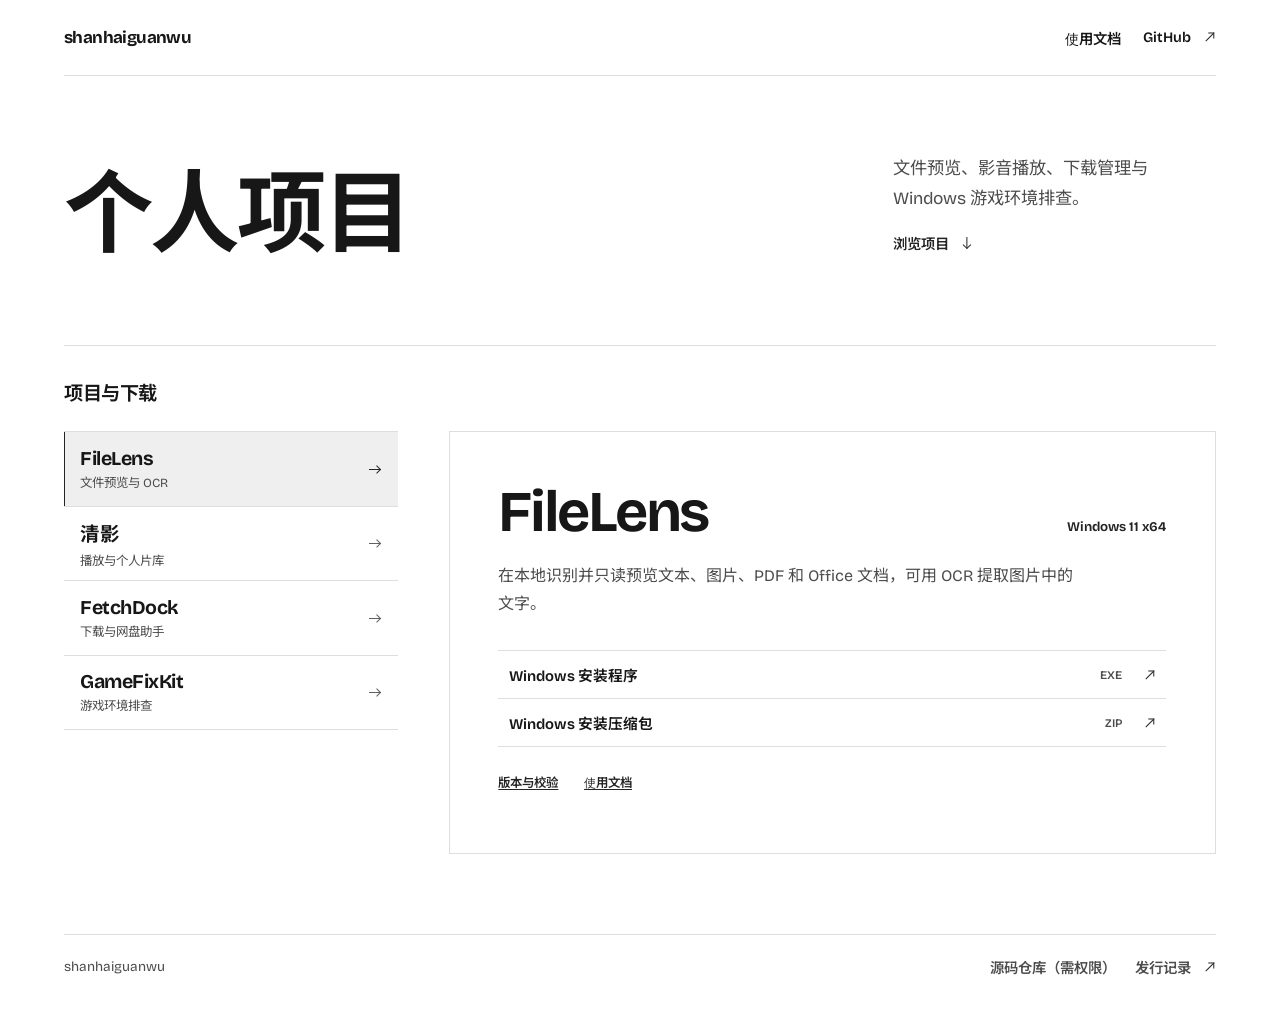
<file: index.html>
<!doctype html>
<html lang="zh-CN">
<head>
  <meta charset="utf-8">
  <meta name="viewport" content="width=device-width, initial-scale=1">
  <meta name="description" content="shanhaiguanwu 的个人项目，包括 FileLens、清影、FetchDock 和 GameFixKit 的简介与下载。">
  <meta name="theme-color" content="#ffffff">
  <title>个人项目 · shanhaiguanwu</title>
  <style>
    @font-face {
      font-family: "Bricolage Grotesque";
      src: url("assets/bricolage-grotesque.woff2") format("woff2");
      font-weight: 400 750;
      font-display: swap;
      unicode-range: U+0000-00FF, U+2000-206F;
    }

    @font-face {
      font-family: "Noto Sans SC";
      src: url("assets/noto-sans-sc.woff2") format("woff2");
      font-weight: 400 750;
      font-display: swap;
    }

    :root {
      color-scheme: light;
      --paper: #fff;
      --ink: #171717;
      --muted: #4d4d4d;
      --accent: #242424;
      --line: #dedede;
      --hover: #f7f7f7;
      --selected: #efefef;
      --gutter: clamp(1rem, 4.5vw, 4rem);
      color: var(--ink);
      background: var(--paper);
      font-family: "Bricolage Grotesque", "Noto Sans SC", system-ui, "Microsoft YaHei UI", sans-serif;
      font-synthesis: none;
      scroll-padding-block-start: 1rem;
    }

    *, *::before, *::after { box-sizing: border-box; }
    body, h1, h2, h3, h4, p, ul { margin: 0; }
    a { color: inherit; }
    a:hover { color: var(--accent); }
    a:focus-visible { outline: 2px solid var(--accent); outline-offset: 3px; }
    ::selection { color: var(--paper); background: var(--accent); }
    [hidden] { display: none !important; }

    .shell {
      inline-size: min(72rem, calc(100% - 2 * var(--gutter)));
      margin-inline: auto;
    }

    .site-header {
      min-block-size: 4.75rem;
      display: flex;
      justify-content: space-between;
      align-items: center;
      flex-wrap: wrap;
      gap: 0 1rem;
      border-block-end: 1px solid var(--line);
    }

    .header-nav {
      display: flex;
      flex-wrap: wrap;
      align-items: center;
      gap: 0 clamp(.75rem, 2.5vw, 1.4rem);
    }

    .owner { font-size: 1.06rem; font-weight: 700; letter-spacing: -.035em; }
    .header-link, .browse, .site-footer a {
      display: inline-flex;
      gap: .65rem;
      align-items: center;
      min-block-size: 2.75rem;
      font-size: .9rem;
      font-weight: 600;
      text-decoration: none;
    }

    .header-link:hover, .browse:hover, .site-footer a:hover,
    .project-references a:hover { text-decoration: underline; text-underline-offset: .24em; }

    .arrow {
      display: inline-block;
      position: relative;
      inline-size: .9rem;
      block-size: .9rem;
      flex: none;
      color: var(--accent);
    }

    .arrow::before {
      content: "";
      position: absolute;
      inset: 50% 12% auto 12%;
      border-block-start: 1px solid currentColor;
    }

    .arrow::after {
      content: "";
      position: absolute;
      inset: 50% 12% auto auto;
      inline-size: .36rem;
      block-size: .36rem;
      border-block-start: 1px solid currentColor;
      border-inline-end: 1px solid currentColor;
      transform: translateY(-45%) rotate(45deg);
    }

    .arrow-out { transform: rotate(-45deg); }
    .arrow-down { transform: rotate(90deg); }

    .hero {
      display: grid;
      grid-template-columns: minmax(0, 1.4fr) minmax(15rem, .6fr);
      gap: clamp(1.5rem, 6vw, 6rem);
      align-items: end;
      padding-block: clamp(3.2rem, 6.1vw, 5.5rem) clamp(3rem, 6.3vw, 5.75rem);
    }

    h1 {
      font-size: clamp(3rem, 7vw, 6rem);
      font-weight: 700;
      letter-spacing: -.04em;
      line-height: 1.06;
    }

    .hero-intro p {
      max-inline-size: 26ch;
      color: var(--muted);
      font-size: clamp(1rem, 1.35vw, 1.22rem);
      line-height: 1.75;
      text-wrap: pretty;
    }

    .browse { margin-block-start: .35rem; color: var(--accent); }

    .catalog {
      border-block-start: 1px solid var(--line);
      padding-block-start: clamp(1.35rem, 2.5vw, 2.1rem);
    }

    .catalog h2 {
      margin-block-end: clamp(1rem, 2vw, 1.6rem);
      font-size: clamp(1.05rem, 1.5vw, 1.25rem);
      font-weight: 650;
      letter-spacing: -.02em;
    }

    .collection {
      display: grid;
      grid-template-columns: minmax(12rem, 1fr) minmax(0, 2.3fr);
      gap: clamp(1.25rem, 4vw, 3.75rem);
      align-items: start;
    }

    .project-nav { display: grid; align-content: start; border-block-end: 1px solid var(--line); }

    .project-tab {
      display: flex;
      gap: .55rem;
      align-items: center;
      justify-content: space-between;
      min-block-size: 4.65rem;
      padding: .65rem clamp(.65rem, 1.25vw, 1.1rem);
      border-block-start: 1px solid var(--line);
      text-decoration: none;
    }

    .project-tab strong, .project-tab small { display: block; }
    .project-tab strong { font-size: clamp(1rem, 1.55vw, 1.22rem); font-weight: 680; letter-spacing: -.025em; }
    .project-tab small { margin-block-start: .2rem; color: var(--muted); font-size: .78rem; }
    .project-tab:hover { background: var(--hover); }
    .project-tab[aria-selected="true"] { background: var(--selected); box-shadow: inset 1px 0 0 var(--accent); }
    .project-tab .arrow { opacity: .72; }
    .project-tab[aria-selected="true"] .arrow { opacity: 1; }
    .project-tab:focus-visible { position: relative; z-index: 1; outline-offset: -3px; }

    .project-panel {
      padding: clamp(1.25rem, 3.8vw, 3.4rem);
      border: 1px solid var(--line);
      background: var(--paper);
    }

    .project-panel + .project-panel { margin-block-start: 1rem; }
    .project-panel.is-current { margin-block-start: 0; }

    .project-heading {
      display: flex;
      flex-wrap: wrap;
      gap: .5rem 1.2rem;
      align-items: baseline;
      justify-content: space-between;
    }

    .project-heading h3 {
      font-size: clamp(2rem, 4.5vw, 4rem);
      font-weight: 680;
      line-height: 1.1;
      letter-spacing: -.04em;
      overflow-wrap: anywhere;
    }

    .platform { color: var(--accent); font-size: .83rem; font-weight: 650; }
    .project-intro {
      margin-block-start: clamp(.7rem, 1.4vw, 1.15rem);
      max-inline-size: 60ch;
      color: var(--muted);
      line-height: 1.75;
      text-wrap: pretty;
    }

    .assets { margin-block-start: clamp(1.35rem, 2.5vw, 2.15rem); }
    .asset-group + .asset-group { margin-block-start: 1.1rem; }
    .asset-group h4 { margin-block-end: .42rem; color: var(--muted); font-size: .78rem; font-weight: 650; }

    .asset-list {
      padding: 0;
      list-style: none;
      border-block-start: 1px solid var(--line);
    }

    .asset {
      display: grid;
      grid-template-columns: minmax(0, 1fr) auto auto;
      align-items: center;
      gap: clamp(.65rem, 1.5vw, 1.25rem);
      padding-inline: .65rem;
      min-block-size: 3rem;
      border-block-end: 1px solid var(--line);
      color: var(--ink);
      font-size: .92rem;
      font-weight: 630;
      text-decoration: none;
    }

    .asset:hover, .asset:focus-visible { background: var(--hover); }
    .asset:hover span { text-decoration: underline; text-underline-offset: .22em; }
    .asset small { color: var(--muted); font-size: .73rem; font-weight: 600; letter-spacing: .025em; }

    .project-references, .site-footer {
      display: flex;
      flex-wrap: wrap;
      gap: 0 clamp(1.05rem, 2vw, 1.6rem);
    }

    .project-references { margin-block-start: .8rem; }
    .project-references a {
      display: inline-flex;
      align-items: center;
      min-block-size: 2.75rem;
      color: var(--accent);
      font-size: .78rem;
      font-weight: 600;
      text-decoration-thickness: 1px;
      text-underline-offset: .2em;
    }

    .site-footer {
      justify-content: space-between;
      align-items: center;
      margin-block-start: clamp(3rem, 6.3vw, 5.75rem);
      padding-block: .6rem 1.3rem;
      border-block-start: 1px solid var(--line);
      color: var(--muted);
      font-size: .85rem;
    }

    .footer-links { display: flex; flex-wrap: wrap; gap: 0 1.2rem; }

    .skip:not(:focus) {
      position: absolute;
      inline-size: 1px;
      block-size: 1px;
      overflow: hidden;
      clip-path: inset(50%);
      white-space: nowrap;
    }

    .skip:focus { position: absolute; z-index: 2; padding: .65rem; background: var(--paper); }

    @media (max-width: 48rem) {
      .site-header { min-block-size: 3.75rem; }
      .hero { grid-template-columns: minmax(0, 1fr); gap: 1.05rem; padding-block: 2.85rem 2.2rem; }
      .hero-intro p { max-inline-size: 36ch; }
      .collection { grid-template-columns: minmax(0, 1fr); gap: 1rem; }
      .project-nav { grid-template-columns: repeat(2, minmax(0, 1fr)); }
      .project-tab { min-block-size: 3.85rem; }
      .project-tab:nth-child(even) { border-inline-start: 1px solid var(--line); }
      .project-heading { flex-direction: column; }
      .project-intro { text-wrap: balance; }
      .site-footer { margin-block-start: 2.75rem; }
    }

    @media (max-width: 23rem) {
      .project-tab { padding-inline: .6rem; }
      .project-tab small { font-size: .73rem; }
      .project-tab .arrow { display: none; }
      .project-panel { padding-inline: 1rem; }
    }
  </style>
</head>
<body>
  <a href="#projects" class="skip">跳到项目</a>
  <header class="site-header shell">
    <span class="owner">shanhaiguanwu</span>
    <nav class="header-nav" aria-label="网站导航">
      <a class="header-link" href="docs/">使用文档</a>
      <a class="header-link" href="https://github.com/shanhaiguanwu">GitHub <i class="arrow arrow-out" aria-hidden="true"></i></a>
    </nav>
  </header>

  <main class="shell">
    <section class="hero" aria-labelledby="title">
      <h1 id="title">个人项目</h1>
      <div class="hero-intro">
        <p>文件预览、影音播放、下载管理与 Windows 游戏环境排查。</p>
        <a href="#projects" class="browse">浏览项目 <i class="arrow arrow-down" aria-hidden="true"></i></a>
      </div>
    </section>

    <section class="catalog" id="projects" aria-labelledby="catalog-title">
      <h2 id="catalog-title">项目与下载</h2>
      <div class="collection">
        <div class="project-nav">
          <a id="pick-filelens" class="project-tab" href="#filelens"><span><strong>FileLens</strong><small>文件预览与 OCR</small></span><i class="arrow" aria-hidden="true"></i></a>
          <a id="pick-qingying" class="project-tab" href="#qingying"><span><strong>清影</strong><small>播放与个人片库</small></span><i class="arrow" aria-hidden="true"></i></a>
          <a id="pick-fetchdock" class="project-tab" href="#fetchdock"><span><strong>FetchDock</strong><small>下载与网盘助手</small></span><i class="arrow" aria-hidden="true"></i></a>
          <a id="pick-gamefixkit" class="project-tab" href="#gamefixkit"><span><strong>GameFixKit</strong><small>游戏环境排查</small></span><i class="arrow" aria-hidden="true"></i></a>
        </div>
        <div class="project-panels">
        <article class="project-panel" id="filelens" aria-labelledby="filelens-title">
          <div class="project-heading">
            <h3 id="filelens-title">FileLens</h3>
            <p class="platform">Windows 11 x64</p>
          </div>
          <p class="project-intro">在本地识别并只读预览文本、图片、PDF 和 Office 文档，可用 OCR 提取图片中的文字。</p>
          <div class="assets">
        <div class="asset-group">
          <ul class="asset-list">
            <li><a href="https://github.com/shanhaiguanwu/shanhaiguanwu.github.io/releases/download/FileLens-v1.3.3/FileLens-1.3.3-win-x64-Setup.exe" class="asset"><span>Windows 安装程序</span><small>EXE</small><i class="arrow arrow-out" aria-hidden="true"></i></a></li>
            <li><a href="https://github.com/shanhaiguanwu/shanhaiguanwu.github.io/releases/download/FileLens-v1.3.3/FileLens-1.3.3-win-x64.zip" class="asset"><span>Windows 安装压缩包</span><small>ZIP</small><i class="arrow arrow-out" aria-hidden="true"></i></a></li>
          </ul>
        </div>
          </div>
          <div class="project-references">
            <a href="https://github.com/shanhaiguanwu/shanhaiguanwu.github.io/releases/tag/FileLens-v1.3.3">版本与校验</a>
            <a href="docs/filelens.html">使用文档</a>
          </div>
        </article>
        <article class="project-panel" id="qingying" aria-labelledby="qingying-title">
          <div class="project-heading">
            <h3 id="qingying-title">清影</h3>
            <p class="platform">Android · Windows</p>
          </div>
          <p class="project-intro">管理和播放个人片库，支持影片搜索、多线路点播、收藏与观看历史。手机端支持离线缓存。</p>
          <div class="assets">
        <div class="asset-group" aria-label="Android" role="group">
          <h4>Android</h4>
          <ul class="asset-list">
            <li><a href="https://github.com/shanhaiguanwu/shanhaiguanwu.github.io/releases/download/qingying-v1.0.0-public.10/Qingying-1.0.0-public-android.apk" class="asset"><span>Android 安装包</span><small>APK</small><i class="arrow arrow-out" aria-hidden="true"></i></a></li>
          </ul>
        </div>
        <div class="asset-group" aria-label="Windows" role="group">
          <h4>Windows</h4>
          <ul class="asset-list">
            <li><a href="https://github.com/shanhaiguanwu/shanhaiguanwu.github.io/releases/download/qingying-windows-v1.0.0/Qingying-1.0.0-windows-x64-setup.exe" class="asset"><span>Windows 安装程序</span><small>EXE</small><i class="arrow arrow-out" aria-hidden="true"></i></a></li>
            <li><a href="https://github.com/shanhaiguanwu/shanhaiguanwu.github.io/releases/download/qingying-windows-v1.0.0/Qingying-1.0.0-windows-x64.zip" class="asset"><span>Windows 安装压缩包</span><small>ZIP</small><i class="arrow arrow-out" aria-hidden="true"></i></a></li>
          </ul>
        </div>
          </div>
          <div class="project-references">
            <a href="https://github.com/shanhaiguanwu/shanhaiguanwu.github.io/releases/tag/qingying-v1.0.0-public.10">Android 版本与校验</a>
            <a href="https://github.com/shanhaiguanwu/shanhaiguanwu.github.io/releases/tag/qingying-windows-v1.0.0">Windows 版本与校验</a>
            <a href="docs/qingying.html">使用文档</a>
          </div>
        </article>
        <article class="project-panel" id="fetchdock" aria-labelledby="fetchdock-title">
          <div class="project-heading">
            <h3 id="fetchdock-title">FetchDock</h3>
            <p class="platform">Windows · Edge / Chrome</p>
          </div>
          <p class="project-intro">把浏览器里的网盘任务推送到桌面下载器，支持多线程下载、断点续传和任务排队。</p>
          <div class="assets">
        <div class="asset-group" aria-label="Windows" role="group">
          <h4>Windows</h4>
          <ul class="asset-list">
            <li><a href="https://github.com/shanhaiguanwu/shanhaiguanwu.github.io/releases/download/FetchDock-v2.0.2/FetchDock-2.0.2-windows-x64-setup.exe" class="asset"><span>Windows 安装程序</span><small>EXE</small><i class="arrow arrow-out" aria-hidden="true"></i></a></li>
            <li><a href="https://github.com/shanhaiguanwu/shanhaiguanwu.github.io/releases/download/FetchDock-v2.0.2/FetchDock-2.0.2-windows-x64.zip" class="asset"><span>Windows 安装压缩包</span><small>ZIP</small><i class="arrow arrow-out" aria-hidden="true"></i></a></li>
            <li><a href="https://github.com/shanhaiguanwu/shanhaiguanwu.github.io/releases/download/FetchDock-v2.0.2/FetchDock-2.0.2-windows-x64-portable.zip" class="asset"><span>Windows 便携版</span><small>ZIP</small><i class="arrow arrow-out" aria-hidden="true"></i></a></li>
          </ul>
        </div>
        <div class="asset-group" aria-label="Edge / Chrome" role="group">
          <h4>Edge / Chrome</h4>
          <ul class="asset-list">
            <li><a href="https://github.com/shanhaiguanwu/shanhaiguanwu.github.io/releases/download/FetchDock-v2.0.2/FetchDock-2.0.2-browser-extension.zip" class="asset"><span>浏览器扩展</span><small>ZIP</small><i class="arrow arrow-out" aria-hidden="true"></i></a></li>
          </ul>
        </div>
          </div>
          <div class="project-references">
            <a href="https://github.com/shanhaiguanwu/shanhaiguanwu.github.io/releases/tag/FetchDock-v2.0.2">源码与校验</a>
            <a href="docs/fetchdock.html">使用文档</a>
          </div>
        </article>
        <article class="project-panel" id="gamefixkit" aria-labelledby="gamefixkit-title">
          <div class="project-heading">
            <h3 id="gamefixkit-title">GameFixKit</h3>
            <p class="platform">Windows 10 / 11 x64</p>
          </div>
          <p class="project-intro">排查游戏启动时的运行库和系统服务问题。先做只读检查，经确认后可备份并执行修复。</p>
          <div class="assets">
        <div class="asset-group">
          <ul class="asset-list">
            <li><a href="https://github.com/shanhaiguanwu/shanhaiguanwu.github.io/releases/download/GameFixKit-v0.1.1/GameFixKit-0.1.1-windows-x64-setup.exe" class="asset"><span>Windows 安装程序</span><small>EXE</small><i class="arrow arrow-out" aria-hidden="true"></i></a></li>
            <li><a href="https://github.com/shanhaiguanwu/shanhaiguanwu.github.io/releases/download/GameFixKit-v0.1.1/GameFixKit-0.1.1-windows-x64.zip" class="asset"><span>Windows 安装压缩包</span><small>ZIP</small><i class="arrow arrow-out" aria-hidden="true"></i></a></li>
          </ul>
        </div>
          </div>
          <div class="project-references">
            <a href="https://github.com/shanhaiguanwu/shanhaiguanwu.github.io/releases/tag/GameFixKit-v0.1.1">版本与校验</a>
            <a href="docs/gamefixkit.html">使用文档</a>
          </div>
        </article>
        </div>
      </div>
    </section>
  </main>

  <footer class="site-footer shell">
    <span>shanhaiguanwu</span>
    <div class="footer-links">
      <a href="https://github.com/shanhaiguanwu/Codex_workspace">源码仓库（需权限）</a>
      <a href="https://github.com/shanhaiguanwu/shanhaiguanwu.github.io/releases">发行记录 <i class="arrow arrow-out" aria-hidden="true"></i></a>
    </div>
  </footer>

  <script>
    const list = document.querySelector(".project-nav");
    const tabs = [...list.querySelectorAll("a")];
    const panels = tabs.map(tab => document.querySelector(tab.hash));
    const vertical = matchMedia("(min-width: 48.001rem)");

    function selectProject(index, { focus = false, updateUrl = false } = {}) {
      tabs.forEach((tab, position) => {
        const current = position === index;
        tab.setAttribute("aria-selected", String(current));
        tab.tabIndex = current ? 0 : -1;
        panels[position].hidden = !current;
        panels[position].classList.toggle("is-current", current);
      });

      if (focus) tabs[index].focus();
      if (updateUrl && location.hash !== tabs[index].hash) {
        history.replaceState(null, "", tabs[index].hash);
      }
    }

    function syncHash() {
      const index = tabs.findIndex(tab => tab.hash === location.hash);
      if (index >= 0) selectProject(index);
    }

    function updateOrientation() {
      list.setAttribute("aria-orientation", vertical.matches ? "vertical" : "horizontal");
    }

    list.setAttribute("role", "tablist");
    list.setAttribute("aria-labelledby", "catalog-title");
    updateOrientation();
    vertical.addEventListener("change", updateOrientation);

    tabs.forEach((tab, index) => {
      tab.setAttribute("role", "tab");
      tab.setAttribute("aria-controls", panels[index].id);
      panels[index].setAttribute("role", "tabpanel");
      panels[index].setAttribute("aria-labelledby", tab.id);

      tab.addEventListener("click", event => {
        if (event.ctrlKey || event.metaKey || event.shiftKey || event.altKey) return;
        event.preventDefault();
        selectProject(index, { updateUrl: true });
      });

      tab.addEventListener("keydown", event => {
        if (event.key === " ") {
          event.preventDefault();
          selectProject(index, { updateUrl: true });
          return;
        }
        const deltas = { ArrowLeft: -1, ArrowRight: 1, ArrowUp: vertical.matches ? -1 : -2, ArrowDown: vertical.matches ? 1 : 2 };
        const destination = event.key === "Home" ? 0
          : event.key === "End" ? tabs.length - 1
          : event.key in deltas ? (index + deltas[event.key] + tabs.length) % tabs.length
          : null;
        if (destination === null) return;
        event.preventDefault();
        selectProject(destination, { focus: true, updateUrl: true });
      });
    });

    selectProject(0);
    syncHash();
    window.addEventListener("hashchange", syncHash);
  </script>
</body>
</html>
</file>
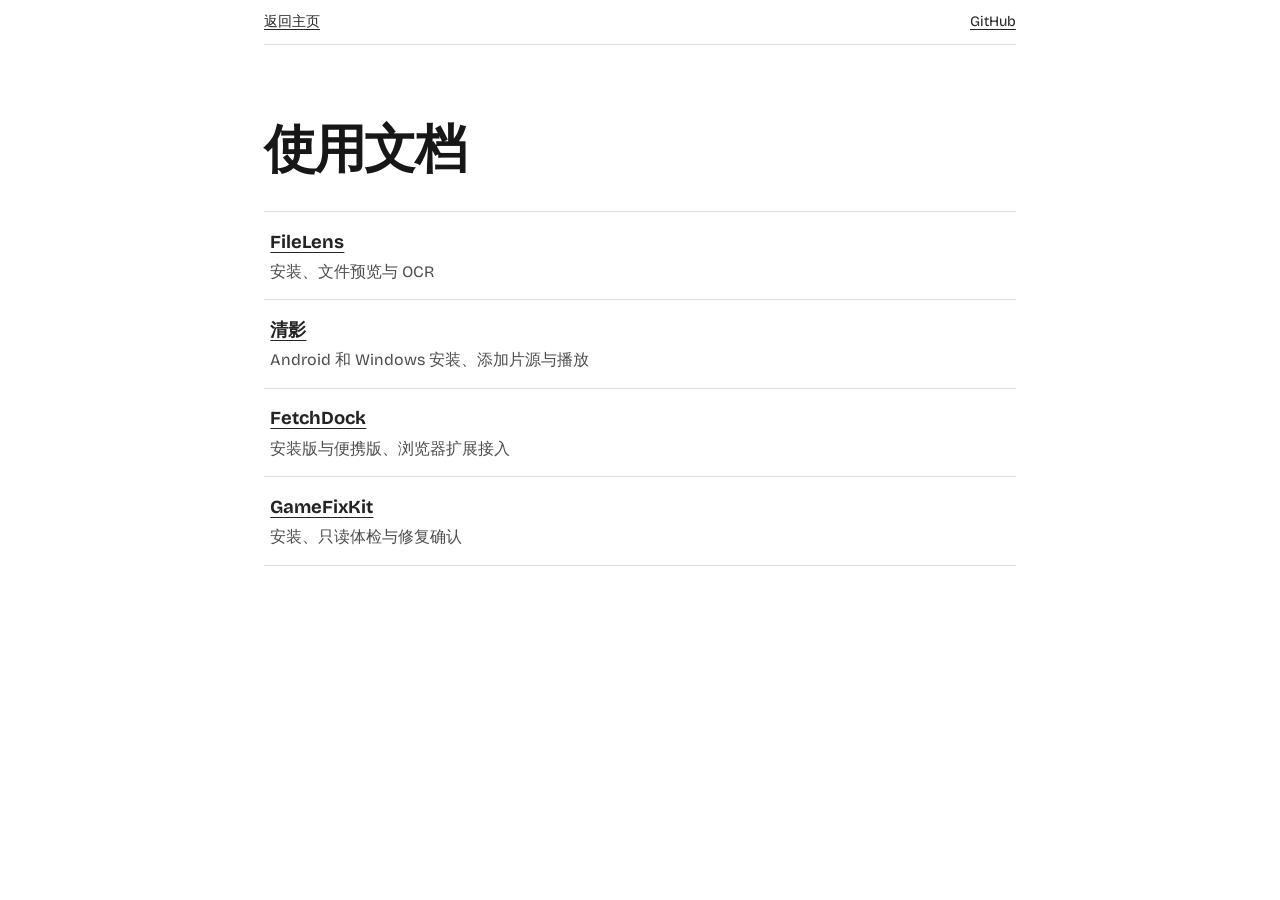
<file: docs/index.html>
<!doctype html>
<html lang="zh-CN">
<head>
  <meta charset="utf-8">
  <meta name="viewport" content="width=device-width, initial-scale=1">
  <meta name="theme-color" content="#ffffff">
  <meta name="description" content="FileLens、清影、FetchDock 和 GameFixKit 的安装与使用文档。">
  <title>使用文档 · shanhaiguanwu</title>
  <link rel="stylesheet" href="guide.css">
  <style>
    .guide-list {
      margin: 1.65rem 0 0;
      padding: 0;
      list-style: none;
      border-block-start: 1px solid #dedede;
    }

    .guide-list li { margin: 0; }

    .guide-list a {
      display: block;
      padding: .85rem .4rem;
      border-block-end: 1px solid #dedede;
      text-decoration: none;
    }

    .guide-list strong {
      display: block;
      font-size: 1.15rem;
      text-decoration: underline;
      text-underline-offset: .22em;
    }

    .guide-list span { display: block; color: #4d4d4d; }
    .guide-list a:hover { background: #f7f7f7; }
    .guide-list a:focus-visible { outline-offset: -2px; }
  </style>
</head>
<body>
  <header class="wrap site-header">
    <a href="../">返回主页</a>
    <a href="https://github.com/shanhaiguanwu">GitHub</a>
  </header>
  <main class="wrap">
    <article>
      <h1>使用文档</h1>
      <ul class="guide-list">
        <li><a href="filelens.html"><strong>FileLens</strong><span>安装、文件预览与 OCR</span></a></li>
        <li><a href="qingying.html"><strong>清影</strong><span>Android 和 Windows 安装、添加片源与播放</span></a></li>
        <li><a href="fetchdock.html"><strong>FetchDock</strong><span>安装版与便携版、浏览器扩展接入</span></a></li>
        <li><a href="gamefixkit.html"><strong>GameFixKit</strong><span>安装、只读体检与修复确认</span></a></li>
      </ul>
    </article>
  </main>
</body>
</html>
</file>
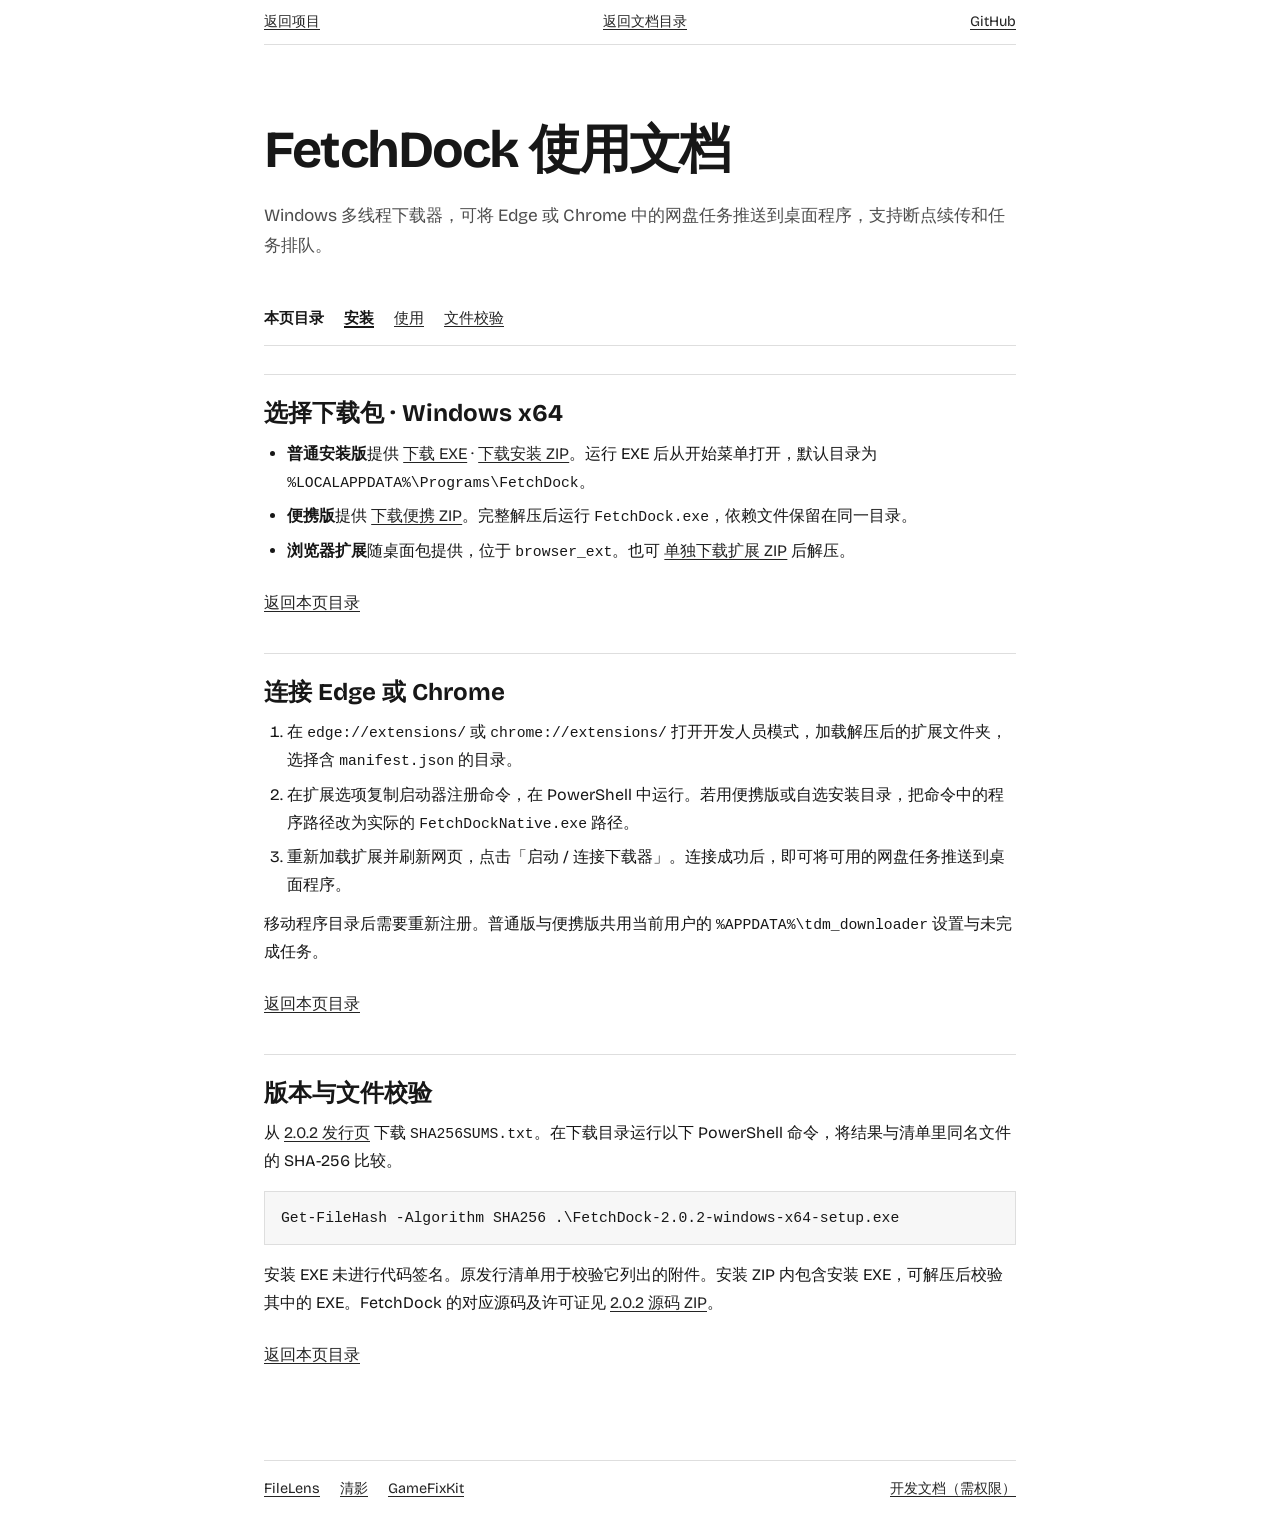
<file: docs/fetchdock.html>
<!doctype html>
<html lang="zh-CN">
<head>
  <meta charset="utf-8">
  <meta name="viewport" content="width=device-width, initial-scale=1">
  <meta name="theme-color" content="#ffffff">
  <meta name="description" content="Windows 多线程下载器，可将 Edge 或 Chrome 中的网盘任务推送到桌面程序，支持断点续传和任务排队。">
  <title>FetchDock 使用文档 · shanhaiguanwu</title>
  <link rel="stylesheet" href="guide.css">
  <script src="guide.js" defer></script>
</head>
<body>
  <header class="wrap site-header">
    <a href="../#fetchdock">返回项目</a>
    <a href="./">返回文档目录</a>
    <a href="https://github.com/shanhaiguanwu">GitHub</a>
  </header>
  <main class="wrap">
    <article>
      <h1>FetchDock 使用文档</h1>
      <p class="lead">Windows 多线程下载器，可将 Edge 或 Chrome 中的网盘任务推送到桌面程序，支持断点续传和任务排队。</p>
      <div id="page-toc" class="guide-toc-anchor" role="group" aria-label="本页目录" tabindex="-1"></div>
      <nav class="guide-toc" aria-label="本页目录">
        <strong>本页目录</strong>
        <a href="#install">安装</a>
        <a href="#start">使用</a>
        <a href="#verify">文件校验</a>
      </nav>
      <section aria-labelledby="install">
        <h2 id="install" tabindex="-1">选择下载包 · Windows x64</h2>
        <ul>
          <li><strong>普通安装版</strong>提供 <a href="https://github.com/shanhaiguanwu/shanhaiguanwu.github.io/releases/download/FetchDock-v2.0.2/FetchDock-2.0.2-windows-x64-setup.exe">下载 EXE</a> · <a href="https://github.com/shanhaiguanwu/shanhaiguanwu.github.io/releases/download/FetchDock-v2.0.2/FetchDock-2.0.2-windows-x64.zip">下载安装 ZIP</a>。运行 EXE 后从开始菜单打开，默认目录为 <code>%LOCALAPPDATA%\Programs\FetchDock</code>。</li>
          <li><strong>便携版</strong>提供 <a href="https://github.com/shanhaiguanwu/shanhaiguanwu.github.io/releases/download/FetchDock-v2.0.2/FetchDock-2.0.2-windows-x64-portable.zip">下载便携 ZIP</a>。完整解压后运行 <code>FetchDock.exe</code>，依赖文件保留在同一目录。</li>
          <li><strong>浏览器扩展</strong>随桌面包提供，位于  <code>browser_ext</code>。也可 <a href="https://github.com/shanhaiguanwu/shanhaiguanwu.github.io/releases/download/FetchDock-v2.0.2/FetchDock-2.0.2-browser-extension.zip">单独下载扩展 ZIP</a> 后解压。</li>
        </ul>
        <p class="guide-return"><a href="#page-toc">返回本页目录</a></p>
      </section>
      <section aria-labelledby="start">
        <h2 id="start" tabindex="-1">连接 Edge 或 Chrome</h2>
        <ol>
          <li>在 <code>edge://extensions/</code> 或 <code>chrome://extensions/</code> 打开开发人员模式，加载解压后的扩展文件夹，选择含 <code>manifest.json</code> 的目录。</li>
          <li>在扩展选项复制启动器注册命令，在 PowerShell 中运行。若用便携版或自选安装目录，把命令中的程序路径改为实际的 <code>FetchDockNative.exe</code> 路径。</li>
          <li>重新加载扩展并刷新网页，点击「启动 / 连接下载器」。连接成功后，即可将可用的网盘任务推送到桌面程序。</li>
        </ol>
        <p>移动程序目录后需要重新注册。普通版与便携版共用当前用户的 <code>%APPDATA%\tdm_downloader</code> 设置与未完成任务。</p>
        <p class="guide-return"><a href="#page-toc">返回本页目录</a></p>
      </section>
      <section aria-labelledby="verify">
        <h2 id="verify" tabindex="-1">版本与文件校验</h2>
        <p>从 <a href="https://github.com/shanhaiguanwu/shanhaiguanwu.github.io/releases/tag/FetchDock-v2.0.2">2.0.2 发行页</a> 下载 <code>SHA256SUMS.txt</code>。在下载目录运行以下 PowerShell 命令，将结果与清单里同名文件的 SHA-256 比较。</p>
        <pre><code>Get-FileHash -Algorithm SHA256 .\FetchDock-2.0.2-windows-x64-setup.exe</code></pre>
        <p>安装 EXE 未进行代码签名。原发行清单用于校验它列出的附件。安装 ZIP 内包含安装 EXE，可解压后校验其中的 EXE。FetchDock 的对应源码及许可证见 <a href="https://github.com/shanhaiguanwu/shanhaiguanwu.github.io/releases/download/FetchDock-v2.0.2/FetchDock-2.0.2-source.zip">2.0.2 源码 ZIP</a>。</p>
      </section>
      <p class="guide-return"><a href="#page-toc">返回本页目录</a></p>
    </article>
  </main>
  <footer class="wrap site-footer">
    <nav aria-label="其他项目使用文档">
      <a href="filelens.html">FileLens</a>
      <a href="qingying.html">清影</a>
      <a href="gamefixkit.html">GameFixKit</a>
    </nav>
    <a href="https://github.com/shanhaiguanwu/Codex_workspace/blob/main/FetchDock/README.md">开发文档（需权限）</a>
  </footer>
</body>
</html>
</file>
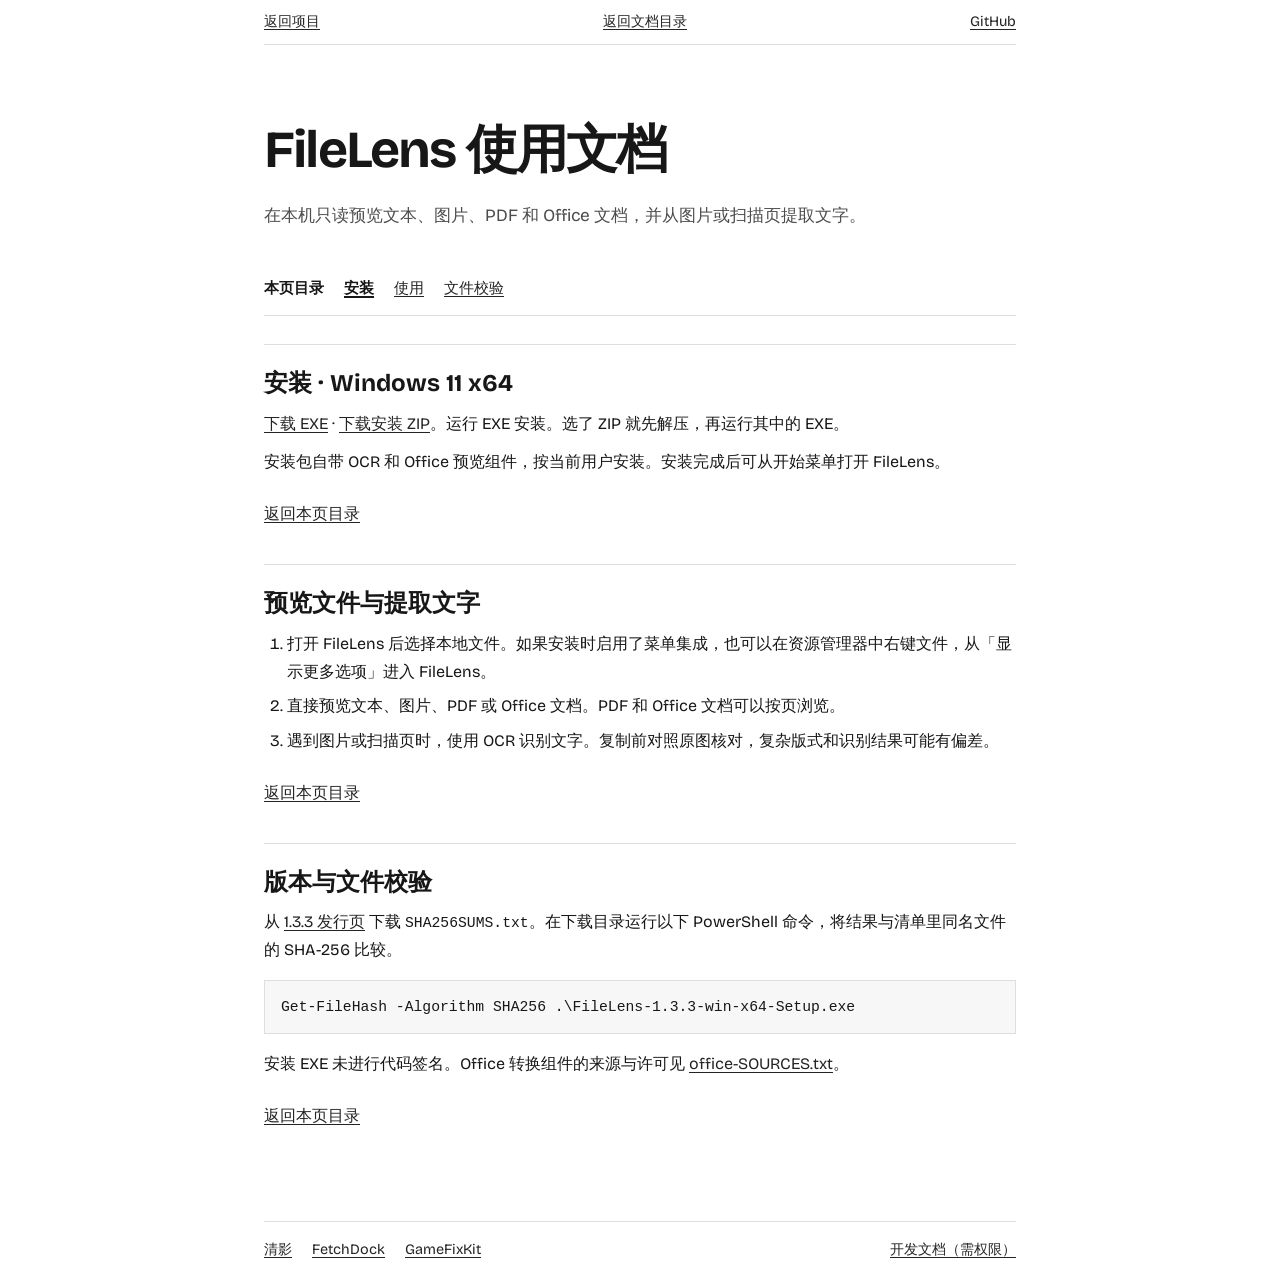
<file: docs/filelens.html>
<!doctype html>
<html lang="zh-CN">
<head>
  <meta charset="utf-8">
  <meta name="viewport" content="width=device-width, initial-scale=1">
  <meta name="theme-color" content="#ffffff">
  <meta name="description" content="在本机只读预览文本、图片、PDF 和 Office 文档，并从图片或扫描页提取文字。">
  <title>FileLens 使用文档 · shanhaiguanwu</title>
  <link rel="stylesheet" href="guide.css">
  <script src="guide.js" defer></script>
</head>
<body>
  <header class="wrap site-header">
    <a href="../#filelens">返回项目</a>
    <a href="./">返回文档目录</a>
    <a href="https://github.com/shanhaiguanwu">GitHub</a>
  </header>
  <main class="wrap">
    <article>
      <h1>FileLens 使用文档</h1>
      <p class="lead">在本机只读预览文本、图片、PDF 和 Office 文档，并从图片或扫描页提取文字。</p>
      <div id="page-toc" class="guide-toc-anchor" role="group" aria-label="本页目录" tabindex="-1"></div>
      <nav class="guide-toc" aria-label="本页目录">
        <strong>本页目录</strong>
        <a href="#install">安装</a>
        <a href="#start">使用</a>
        <a href="#verify">文件校验</a>
      </nav>
      <section aria-labelledby="install">
        <h2 id="install" tabindex="-1">安装 · Windows 11 x64</h2>
        <p><a href="https://github.com/shanhaiguanwu/shanhaiguanwu.github.io/releases/download/FileLens-v1.3.3/FileLens-1.3.3-win-x64-Setup.exe">下载 EXE</a> · <a href="https://github.com/shanhaiguanwu/shanhaiguanwu.github.io/releases/download/FileLens-v1.3.3/FileLens-1.3.3-win-x64.zip">下载安装 ZIP</a>。运行 EXE 安装。选了 ZIP 就先解压，再运行其中的 EXE。</p>
        <p>安装包自带 OCR 和 Office 预览组件，按当前用户安装。安装完成后可从开始菜单打开 FileLens。</p>
        <p class="guide-return"><a href="#page-toc">返回本页目录</a></p>
      </section>
      <section aria-labelledby="start">
        <h2 id="start" tabindex="-1">预览文件与提取文字</h2>
        <ol>
          <li>打开 FileLens 后选择本地文件。如果安装时启用了菜单集成，也可以在资源管理器中右键文件，从「显示更多选项」进入 FileLens。</li>
          <li>直接预览文本、图片、PDF 或 Office 文档。PDF 和 Office 文档可以按页浏览。</li>
          <li>遇到图片或扫描页时，使用 OCR 识别文字。复制前对照原图核对，复杂版式和识别结果可能有偏差。</li>
        </ol>
        <p class="guide-return"><a href="#page-toc">返回本页目录</a></p>
      </section>
      <section aria-labelledby="verify">
        <h2 id="verify" tabindex="-1">版本与文件校验</h2>
        <p>从 <a href="https://github.com/shanhaiguanwu/shanhaiguanwu.github.io/releases/tag/FileLens-v1.3.3">1.3.3 发行页</a> 下载 <code>SHA256SUMS.txt</code>。在下载目录运行以下 PowerShell 命令，将结果与清单里同名文件的 SHA-256 比较。</p>
        <pre><code>Get-FileHash -Algorithm SHA256 .\FileLens-1.3.3-win-x64-Setup.exe</code></pre>
        <p>安装 EXE 未进行代码签名。Office 转换组件的来源与许可见 <a href="https://github.com/shanhaiguanwu/shanhaiguanwu.github.io/releases/download/FileLens-v1.3.3/office-SOURCES.txt">office-SOURCES.txt</a>。</p>
      </section>
      <p class="guide-return"><a href="#page-toc">返回本页目录</a></p>
    </article>
  </main>
  <footer class="wrap site-footer">
    <nav aria-label="其他项目使用文档">
      <a href="qingying.html">清影</a>
      <a href="fetchdock.html">FetchDock</a>
      <a href="gamefixkit.html">GameFixKit</a>
    </nav>
    <a href="https://github.com/shanhaiguanwu/Codex_workspace/blob/main/FileLens/README.md">开发文档（需权限）</a>
  </footer>
</body>
</html>
</file>
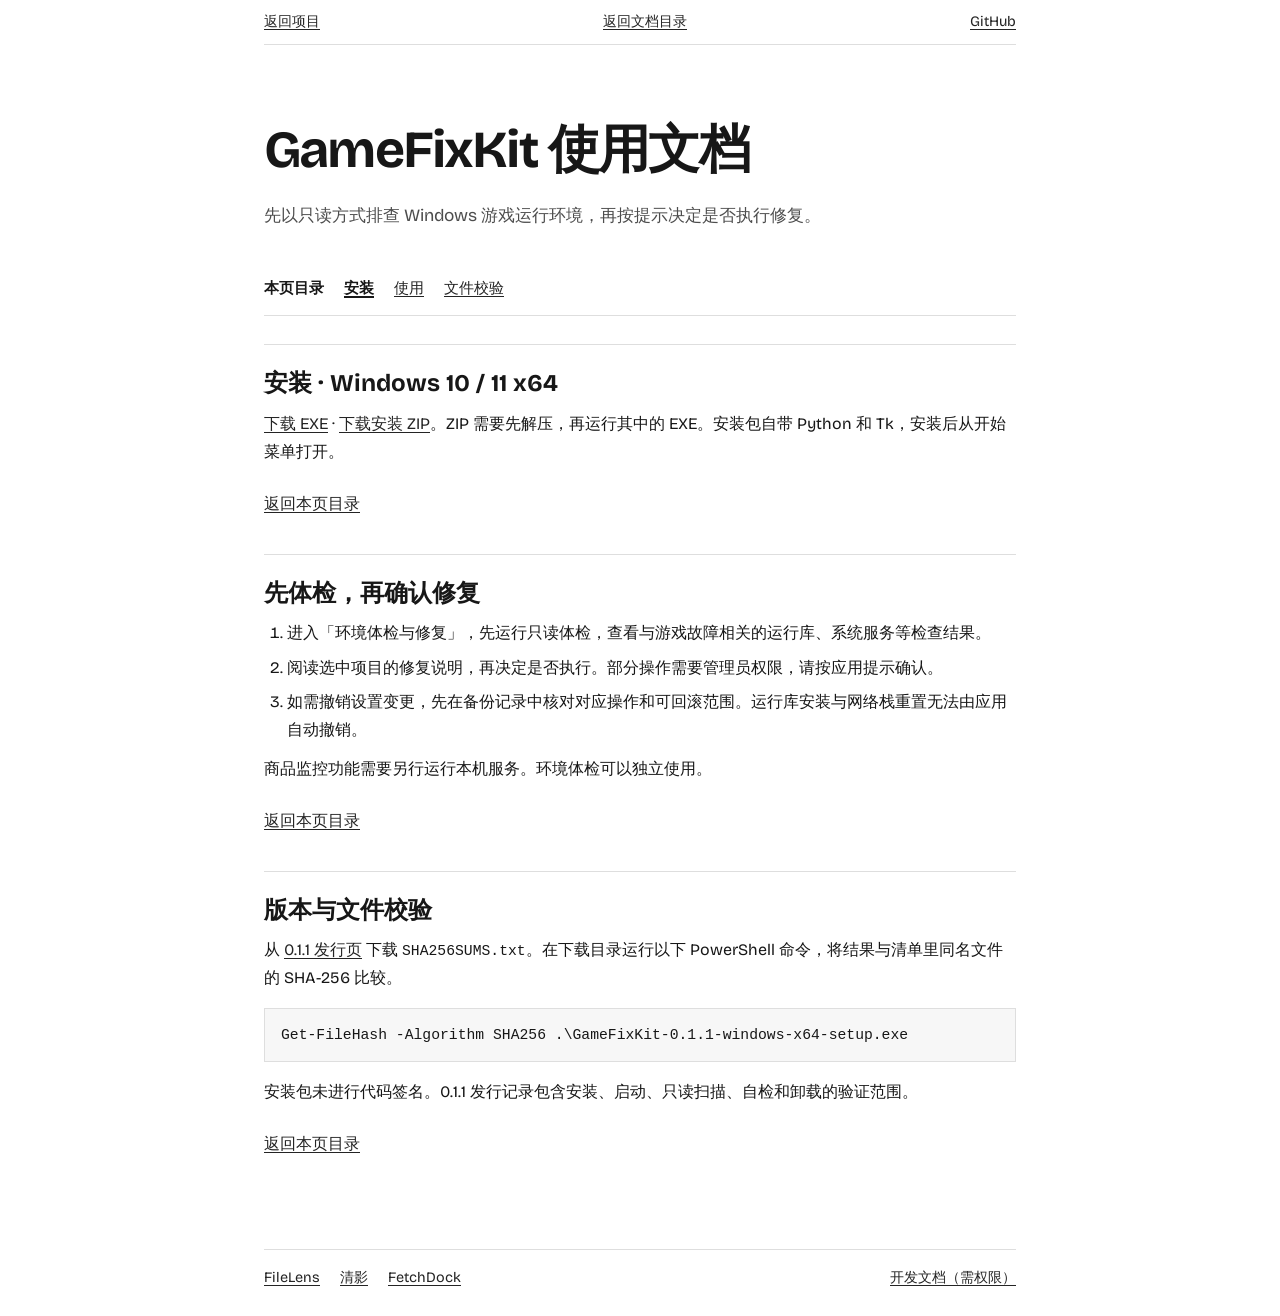
<file: docs/gamefixkit.html>
<!doctype html>
<html lang="zh-CN">
<head>
  <meta charset="utf-8">
  <meta name="viewport" content="width=device-width, initial-scale=1">
  <meta name="theme-color" content="#ffffff">
  <meta name="description" content="先以只读方式排查 Windows 游戏运行环境，再按提示决定是否执行修复。">
  <title>GameFixKit 使用文档 · shanhaiguanwu</title>
  <link rel="stylesheet" href="guide.css">
  <script src="guide.js" defer></script>
</head>
<body>
  <header class="wrap site-header">
    <a href="../#gamefixkit">返回项目</a>
    <a href="./">返回文档目录</a>
    <a href="https://github.com/shanhaiguanwu">GitHub</a>
  </header>
  <main class="wrap">
    <article>
      <h1>GameFixKit 使用文档</h1>
      <p class="lead">先以只读方式排查 Windows 游戏运行环境，再按提示决定是否执行修复。</p>
      <div id="page-toc" class="guide-toc-anchor" role="group" aria-label="本页目录" tabindex="-1"></div>
      <nav class="guide-toc" aria-label="本页目录">
        <strong>本页目录</strong>
        <a href="#install">安装</a>
        <a href="#start">使用</a>
        <a href="#verify">文件校验</a>
      </nav>
      <section aria-labelledby="install">
        <h2 id="install" tabindex="-1">安装 · Windows 10 / 11 x64</h2>
        <p><a href="https://github.com/shanhaiguanwu/shanhaiguanwu.github.io/releases/download/GameFixKit-v0.1.1/GameFixKit-0.1.1-windows-x64-setup.exe">下载 EXE</a> · <a href="https://github.com/shanhaiguanwu/shanhaiguanwu.github.io/releases/download/GameFixKit-v0.1.1/GameFixKit-0.1.1-windows-x64.zip">下载安装 ZIP</a>。ZIP 需要先解压，再运行其中的 EXE。安装包自带 Python 和 Tk，安装后从开始菜单打开。</p>
        <p class="guide-return"><a href="#page-toc">返回本页目录</a></p>
      </section>
      <section aria-labelledby="start">
        <h2 id="start" tabindex="-1">先体检，再确认修复</h2>
        <ol>
          <li>进入「环境体检与修复」，先运行只读体检，查看与游戏故障相关的运行库、系统服务等检查结果。</li>
          <li>阅读选中项目的修复说明，再决定是否执行。部分操作需要管理员权限，请按应用提示确认。</li>
          <li>如需撤销设置变更，先在备份记录中核对对应操作和可回滚范围。运行库安装与网络栈重置无法由应用自动撤销。</li>
        </ol>
        <p>商品监控功能需要另行运行本机服务。环境体检可以独立使用。</p>
        <p class="guide-return"><a href="#page-toc">返回本页目录</a></p>
      </section>
      <section aria-labelledby="verify">
        <h2 id="verify" tabindex="-1">版本与文件校验</h2>
        <p>从 <a href="https://github.com/shanhaiguanwu/shanhaiguanwu.github.io/releases/tag/GameFixKit-v0.1.1">0.1.1 发行页</a> 下载 <code>SHA256SUMS.txt</code>。在下载目录运行以下 PowerShell 命令，将结果与清单里同名文件的 SHA-256 比较。</p>
        <pre><code>Get-FileHash -Algorithm SHA256 .\GameFixKit-0.1.1-windows-x64-setup.exe</code></pre>
        <p>安装包未进行代码签名。0.1.1 发行记录包含安装、启动、只读扫描、自检和卸载的验证范围。</p>
      </section>
      <p class="guide-return"><a href="#page-toc">返回本页目录</a></p>
    </article>
  </main>
  <footer class="wrap site-footer">
    <nav aria-label="其他项目使用文档">
      <a href="filelens.html">FileLens</a>
      <a href="qingying.html">清影</a>
      <a href="fetchdock.html">FetchDock</a>
    </nav>
    <a href="https://github.com/shanhaiguanwu/Codex_workspace/blob/main/GameFixKit/README.md">开发文档（需权限）</a>
  </footer>
</body>
</html>
</file>
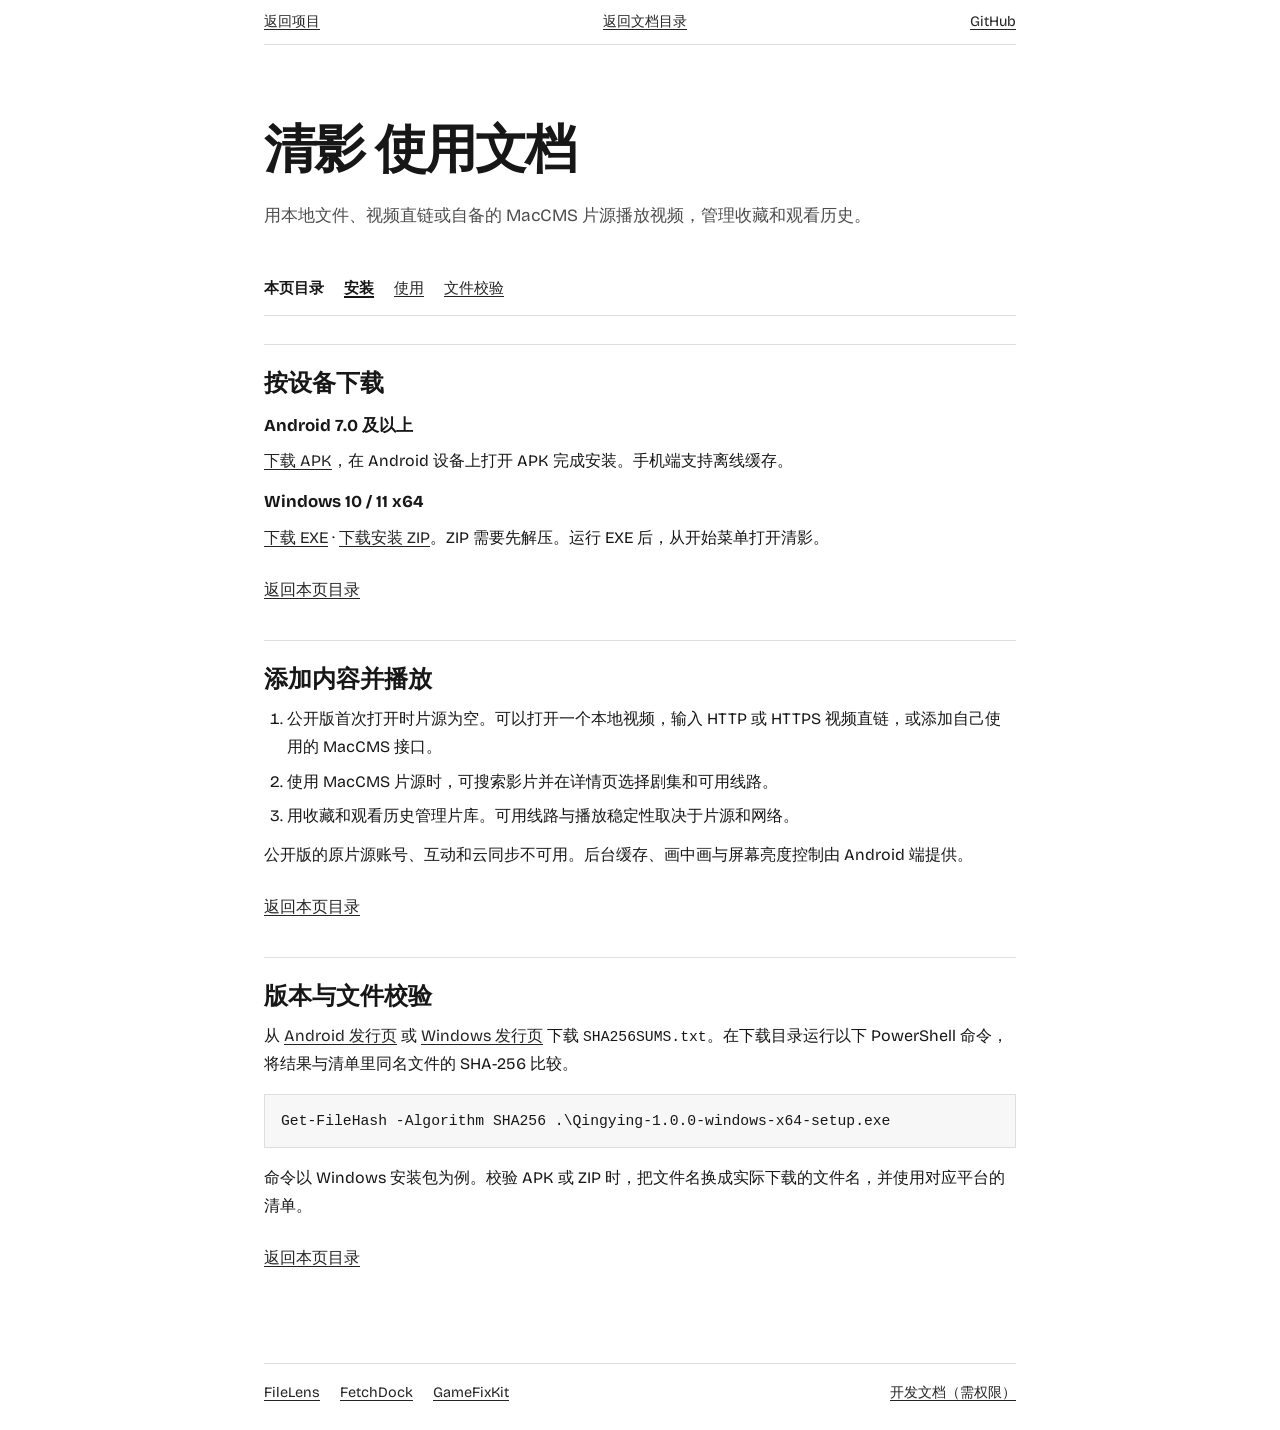
<file: docs/qingying.html>
<!doctype html>
<html lang="zh-CN">
<head>
  <meta charset="utf-8">
  <meta name="viewport" content="width=device-width, initial-scale=1">
  <meta name="theme-color" content="#ffffff">
  <meta name="description" content="用本地文件、视频直链或自备的 MacCMS 片源播放视频，管理收藏和观看历史。">
  <title>清影 使用文档 · shanhaiguanwu</title>
  <link rel="stylesheet" href="guide.css">
  <script src="guide.js" defer></script>
</head>
<body>
  <header class="wrap site-header">
    <a href="../#qingying">返回项目</a>
    <a href="./">返回文档目录</a>
    <a href="https://github.com/shanhaiguanwu">GitHub</a>
  </header>
  <main class="wrap">
    <article>
      <h1>清影 使用文档</h1>
      <p class="lead">用本地文件、视频直链或自备的 MacCMS 片源播放视频，管理收藏和观看历史。</p>
      <div id="page-toc" class="guide-toc-anchor" role="group" aria-label="本页目录" tabindex="-1"></div>
      <nav class="guide-toc" aria-label="本页目录">
        <strong>本页目录</strong>
        <a href="#install">安装</a>
        <a href="#start">使用</a>
        <a href="#verify">文件校验</a>
      </nav>
      <section aria-labelledby="install">
        <h2 id="install" tabindex="-1">按设备下载</h2>
        <h3>Android 7.0 及以上</h3>
        <p><a href="https://github.com/shanhaiguanwu/shanhaiguanwu.github.io/releases/download/qingying-v1.0.0-public.10/Qingying-1.0.0-public-android.apk">下载 APK</a>，在 Android 设备上打开 APK 完成安装。手机端支持离线缓存。</p>
        <h3>Windows 10 / 11 x64</h3>
        <p><a href="https://github.com/shanhaiguanwu/shanhaiguanwu.github.io/releases/download/qingying-windows-v1.0.0/Qingying-1.0.0-windows-x64-setup.exe">下载 EXE</a> · <a href="https://github.com/shanhaiguanwu/shanhaiguanwu.github.io/releases/download/qingying-windows-v1.0.0/Qingying-1.0.0-windows-x64.zip">下载安装 ZIP</a>。ZIP 需要先解压。运行 EXE 后，从开始菜单打开清影。</p>
        <p class="guide-return"><a href="#page-toc">返回本页目录</a></p>
      </section>
      <section aria-labelledby="start">
        <h2 id="start" tabindex="-1">添加内容并播放</h2>
        <ol>
          <li>公开版首次打开时片源为空。可以打开一个本地视频，输入 HTTP 或 HTTPS 视频直链，或添加自己使用的 MacCMS 接口。</li>
          <li>使用 MacCMS 片源时，可搜索影片并在详情页选择剧集和可用线路。</li>
          <li>用收藏和观看历史管理片库。可用线路与播放稳定性取决于片源和网络。</li>
        </ol>
        <p>公开版的原片源账号、互动和云同步不可用。后台缓存、画中画与屏幕亮度控制由 Android 端提供。</p>
        <p class="guide-return"><a href="#page-toc">返回本页目录</a></p>
      </section>
      <section aria-labelledby="verify">
        <h2 id="verify" tabindex="-1">版本与文件校验</h2>
        <p>从 <a href="https://github.com/shanhaiguanwu/shanhaiguanwu.github.io/releases/tag/qingying-v1.0.0-public.10">Android 发行页</a> 或 <a href="https://github.com/shanhaiguanwu/shanhaiguanwu.github.io/releases/tag/qingying-windows-v1.0.0">Windows 发行页</a> 下载 <code>SHA256SUMS.txt</code>。在下载目录运行以下 PowerShell 命令，将结果与清单里同名文件的 SHA-256 比较。</p>
        <pre><code>Get-FileHash -Algorithm SHA256 .\Qingying-1.0.0-windows-x64-setup.exe</code></pre>
        <p>命令以 Windows 安装包为例。校验 APK 或 ZIP 时，把文件名换成实际下载的文件名，并使用对应平台的清单。</p>
      </section>
      <p class="guide-return"><a href="#page-toc">返回本页目录</a></p>
    </article>
  </main>
  <footer class="wrap site-footer">
    <nav aria-label="其他项目使用文档">
      <a href="filelens.html">FileLens</a>
      <a href="fetchdock.html">FetchDock</a>
      <a href="gamefixkit.html">GameFixKit</a>
    </nav>
    <a href="https://github.com/shanhaiguanwu/Codex_workspace/blob/main/qingying/README.md">开发文档（需权限）</a>
  </footer>
</body>
</html>
</file>
<file: docs/guide.css>
@font-face {
  font-family: "Bricolage Grotesque";
  src: url("../assets/bricolage-grotesque.woff2") format("woff2");
  font-weight: 400 750;
  font-display: swap;
  unicode-range: U+0000-00FF, U+2000-206F;
}

:root {
  color-scheme: light;
  font-family: "Bricolage Grotesque", system-ui, "Microsoft YaHei UI", sans-serif;
  background: #fff;
  color: #171717;
}

@media (prefers-reduced-motion: no-preference) {
  :root { scroll-behavior: smooth; }
}

*, *::before, *::after { box-sizing: border-box; }
body { margin: 0; font-size: 1rem; line-height: 1.75; }
.wrap { width: min(47rem, calc(100% - 2 * clamp(1rem, 5vw, 3rem))); margin-inline: auto; }

a { color: #242424; text-underline-offset: .2em; }
a:hover { text-decoration-thickness: 2px; }
a:focus-visible { outline: 2px solid #242424; outline-offset: 3px; }

.site-header, .site-footer, .site-footer nav { display: flex; flex-wrap: wrap; align-items: center; gap: 0 1.25rem; }
.site-header, .site-footer { justify-content: space-between; }
.site-header { border-bottom: 1px solid #dedede; }
.site-footer { border-top: 1px solid #dedede; padding-block: .4rem 1rem; }
.site-header a, .site-footer a { display: inline-flex; align-items: center; min-height: 2.75rem; font-size: .9rem; }

article { padding-block: clamp(2rem, 6vw, 4.5rem); }
h1, h2, h3 { line-height: 1.3; }
h1 { margin: 0; font-size: clamp(1.9rem, 5.6vw, 3.25rem); letter-spacing: -.035em; text-wrap: balance; }
.lead { margin: 1rem 0 2rem; color: #4d4d4d; font-size: 1.08rem; }

.guide-toc-anchor { scroll-margin-block-start: 1rem; }
.guide-toc-anchor:focus { outline: none; }
.guide-toc-anchor:focus-visible + .guide-toc { outline: 2px solid #242424; outline-offset: -2px; }

.guide-toc {
  position: sticky;
  inset-block-start: 0;
  z-index: 1;
  display: flex;
  flex-wrap: wrap;
  align-items: center;
  gap: 0 clamp(.75rem, 3vw, 1.25rem);
  padding-block: .25rem;
  border-block-end: 1px solid #dedede;
  background: #fff;
  font-size: .92rem;
}

.guide-toc a, .guide-return a { display: inline-flex; align-items: center; min-height: 2.75rem; }

.guide-toc a[aria-current="location"] {
  color: #171717;
  font-weight: 700;
  text-decoration-thickness: 2px;
}
.guide-return { margin-block-start: 1rem; }
article h2[id], article section a { scroll-margin-block-start: 4.75rem; }

@media (max-width: 18rem) {
  article h2[id], article section a { scroll-margin-block-start: 7.5rem; }
}

section { border-top: 1px solid #dedede; margin-top: 1.75rem; padding-top: 1.45rem; }
h2 { margin: 0 0 .65rem; font-size: clamp(1.25rem, 3vw, 1.5rem); }
h3 { margin: 1rem 0 .45rem; font-size: 1.05rem; }
p, ul, ol { margin: .65rem 0; }
ul, ol { padding-inline-start: 1.45em; }
li + li { margin-block-start: .4rem; }
code { overflow-wrap: anywhere; font: .92em "Cascadia Mono", Consolas, monospace; }
pre { padding: .75rem 1rem; border: 1px solid #dedede; background: #f7f7f7; white-space: pre-wrap; }
</file>
